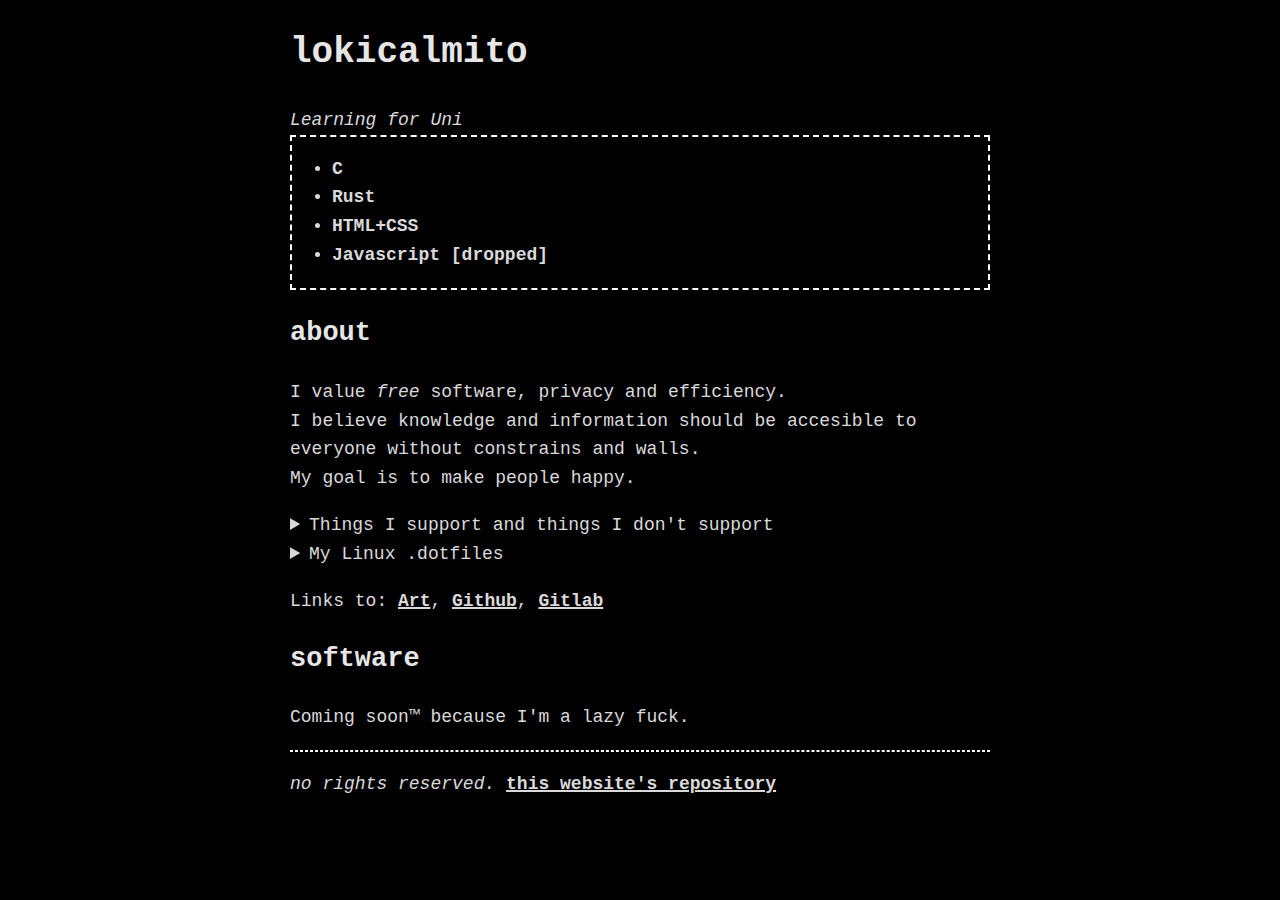
<file: index.html>
<!DOCTYPE html>
<html lang="en">
  <head>
    <meta name="author" content="Loki Calmito">
    <meta charset="UTF-8" />
    <meta http-equiv="X-UA-Compatible" content="IE=edge" />
    <meta name="viewport" content="width=device-width, initial-scale=1.0" />
    <link rel="stylesheet" href="style.css" />
    <title>lokicalmito</title>
  </head>
  <body>
    <header>
      <h1 class="title">lokicalmito</h1>
      <cite>Learning for Uni</cite>
      <div class="header-menu">
        <ul>
          <li><strong>C</strong></li>
          <li><strong>Rust</strong></li>
          <li><strong>HTML+CSS</strong></li>
          <li><strong>Javascript [dropped]</strong></li>
        </ul>
      </div>
    </header>

    <main>
      <article id="about">
        <h2>about</h2>
        <p>
          I value <i>free</i> software, privacy and efficiency.
          <br>
          I believe knowledge and information should be accesible to everyone without constrains and
          walls.
          <br>
          My goal is to make people happy.
        </p>

        <details>
          <summary>Things I support and things I don't support</summary>
          <h4>Things I support:</h4>
          <ul>
            <li>Mnmlism</li>
            <li>Right to Repair</li>
            <li>Free Software/Culture</li>
          </ul>

          <h4>Things I do not support:</h4>
          <ul>
            <li>Copyright</li>
            <li>Social media</li>
            <li>Coorporations</li>
            <li>Proprietary software</li>
            <li>The World Wide <s>Web</s> Bloat</li>
          </ul>
        </details>

        <details>
          <summary>My Linux .dotfiles</summary>
          <ul>
            <li>WM: i3-gaps</li>
            <li>OS: Fedora Linux</li>
            <li>Terminal: Simple Terminal</li>
            <li>Text Editors: DOOM Emacs, Neovim</li>
          </ul>
        </details>

        <p>
          Links to:
          <a href="./art.html">Art</a>,
          <a href="https://github.com/lokicalmito" target="_blank">Github</a>,
          <a href="https://gitlab.com/lokicalmito" target="_blank">Gitlab</a>
        </p>
      </article>

      <article id="software">
        <h2>software</h2>
        <p>Coming soon™ because I'm a lazy fuck.</p>
      </article>

      <!-- <ul>
           <h3>Return the Old Web</h3>
           <p>awesome websites I discovered on the Web:</p>
           <li><a href="https://motherfuckingwebsite.com/">Motherfucking Website</a> - a motherfucking website</li>
           <li><a href="http://www.projectrho.com/public_html/rocket/">Atomic Rockets [http]</a> - really useful for sci-fi writers</li>
           </ul> -->
    </main>

    <hr>

    <footer>
      <p>
        <i title="fun fact: there's not a single 'sus' in this document">no rights reserved.</i>
        <a href="https://github.com/lokicalmito/lokicalmito.github.io">this website's repository</a>
      </p>
    </footer>
  </body>
</html>
</file>
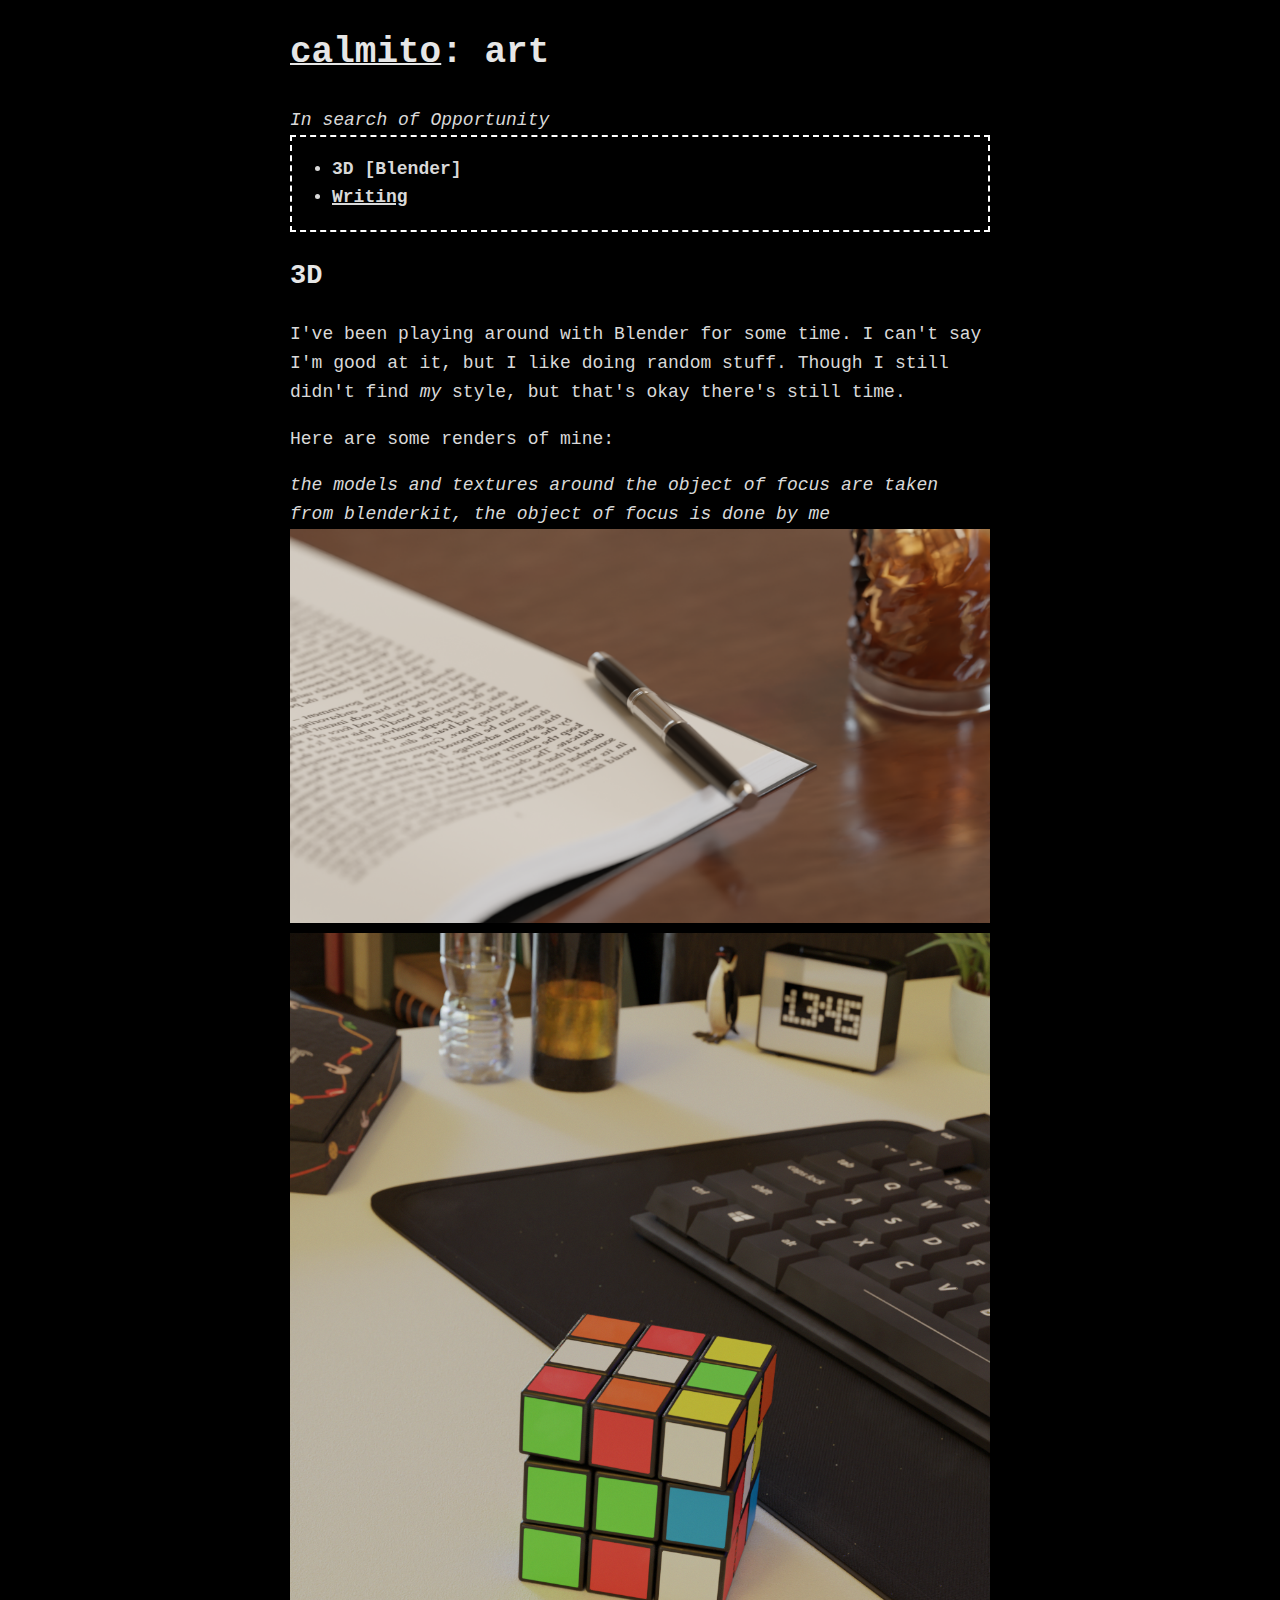
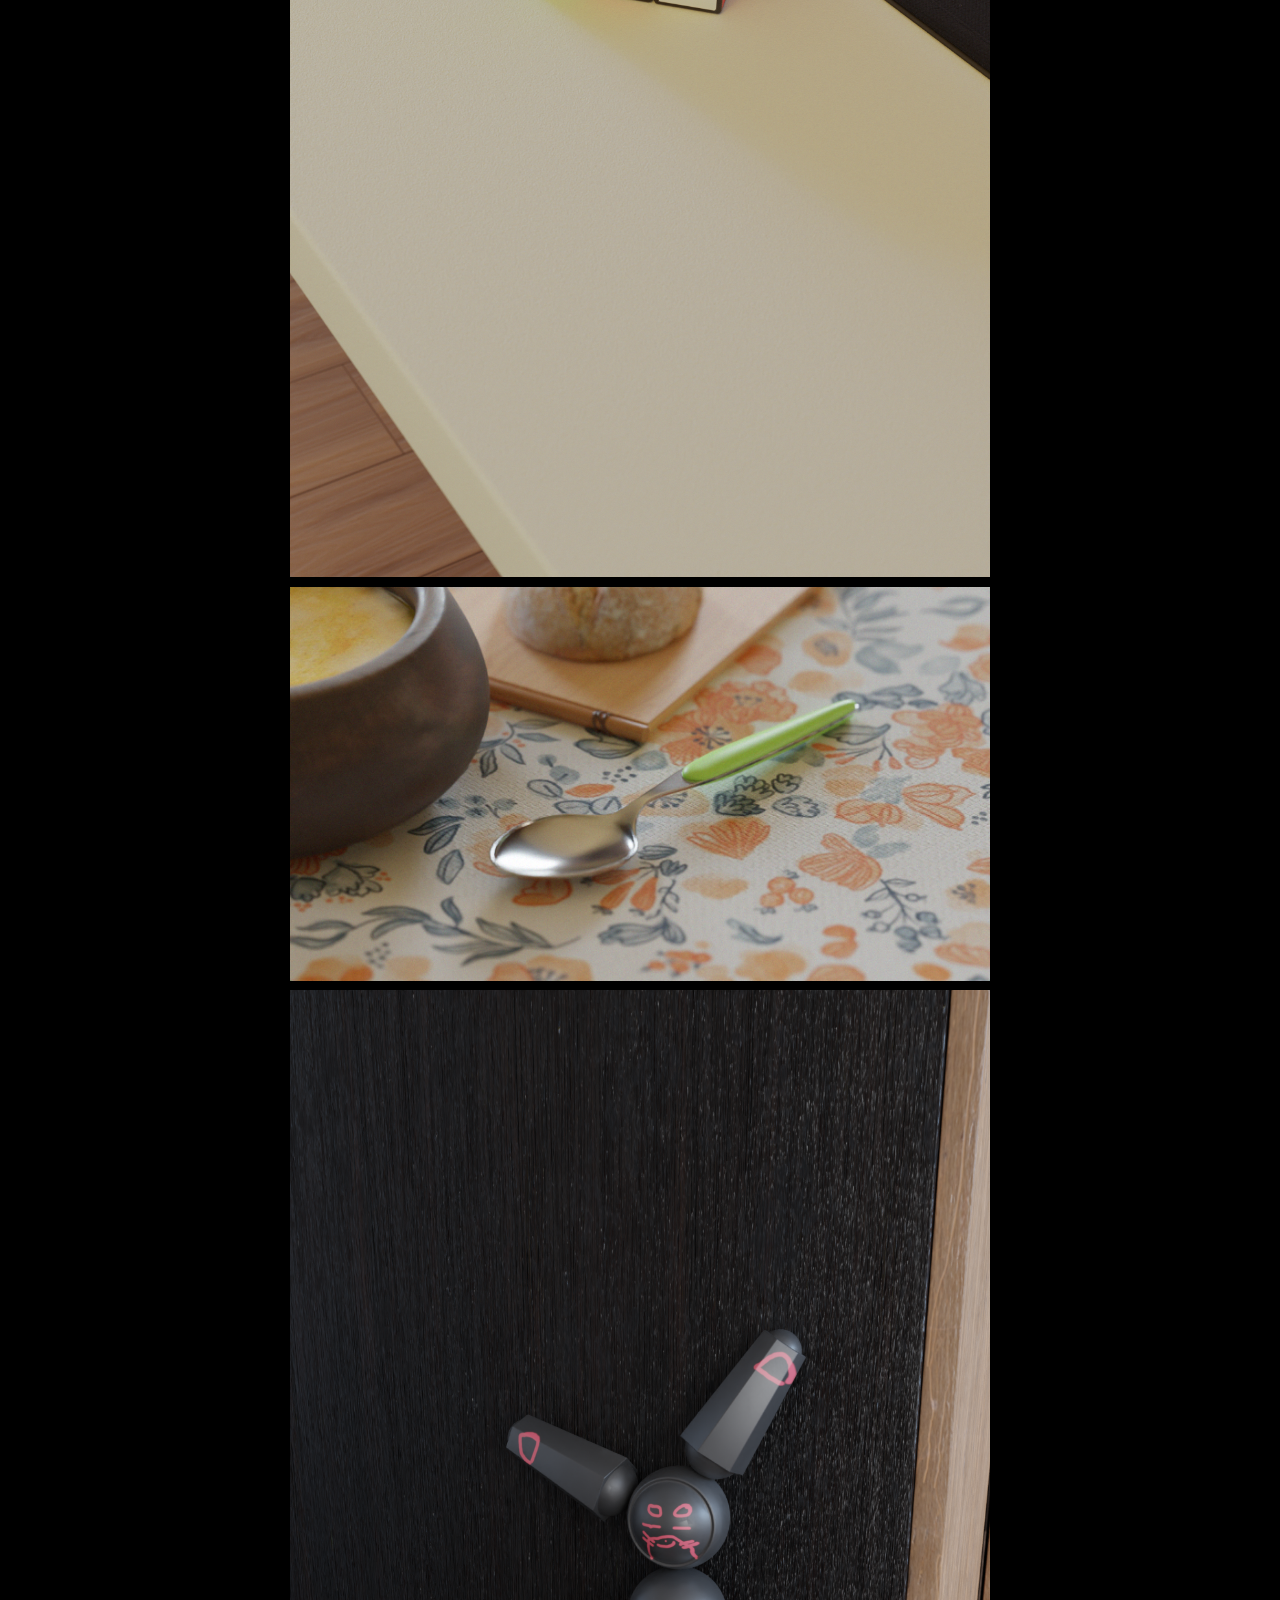
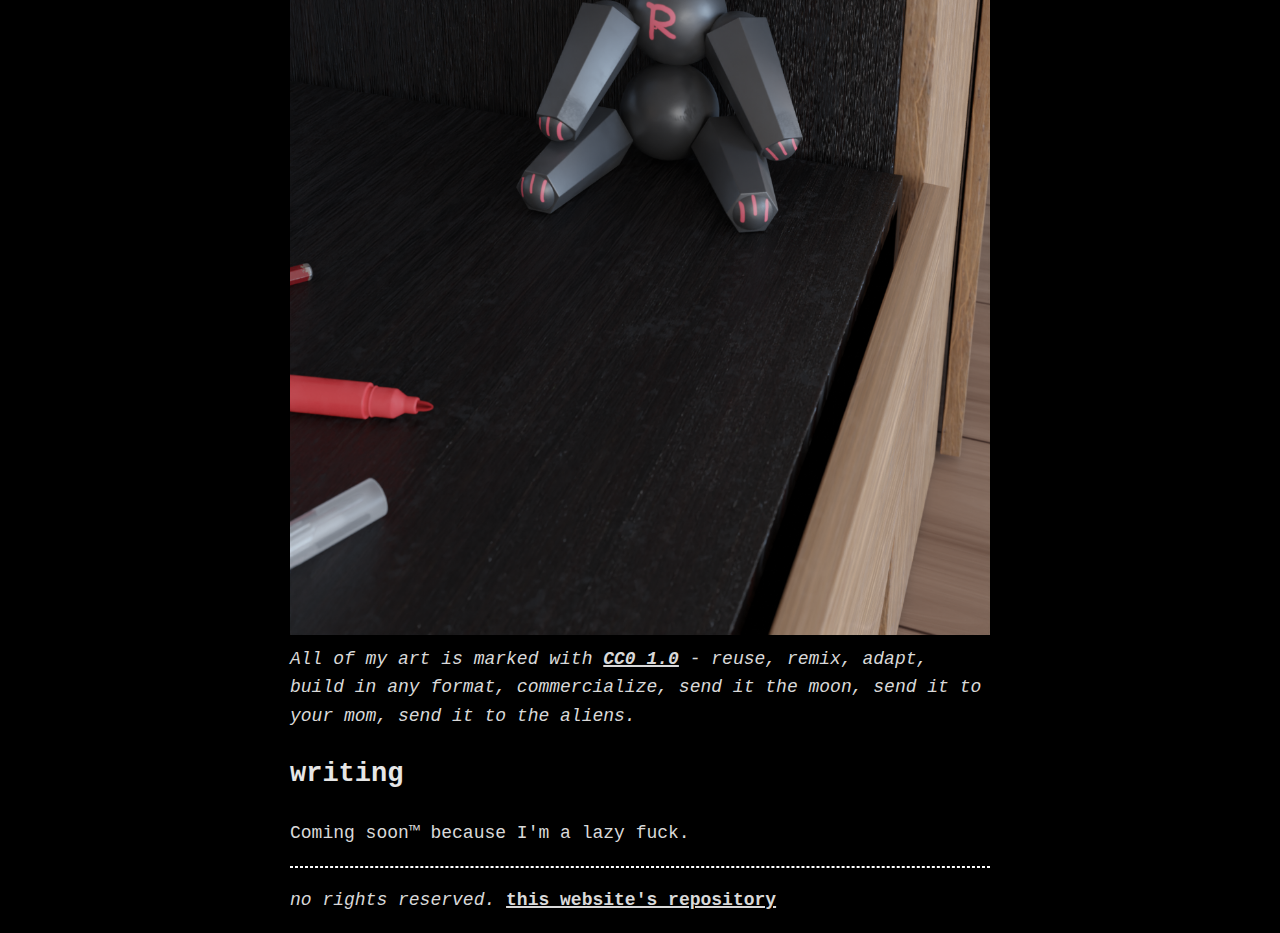
<file: art.html>
<!DOCTYPE html>
<html lang="en">
  <head>
    <meta charset="UTF-8" />
    <meta http-equiv="X-UA-Compatible" content="IE=edge" />
    <meta name="viewport" content="width=device-width, initial-scale=1.0" />
    <link rel="stylesheet" href="./style.css" />
    <title>calmito: art</title>
  </head>
  <body>
    <header>
      <h1 class="title"><a href="index.html">calmito</a>: art</h1>
      <cite>In search of Opportunity</cite>
      <div class="header-menu">
        <ul>
          <li><strong>3D [Blender]</strong></li>
          <li><a href="#writing"><strong>Writing</strong></a></li>
        </ul>
      </div>
    </header>

    <main>
      <article>
        <h2>3D</h2>
        <p>
          I've been playing around with Blender for some time. I can't say I'm
          good at it, but I like doing random stuff. Though I still didn't find
          <i>my</i> style, but that's okay there's still time.
        </p>
        <p>Here are some renders of mine:</p>
        <i>the models and textures around the object of focus are taken from blenderkit,
          the object of focus is done by me</i>
        <img src="./art/pen.png" alt="realistic_pen_render" />
        <img src="./art/rubik's_cube.png" alt="realistic_cube_render" />
        <img src="./art/spoon.png" alt="spoon" />
        <img src="./art/shitty.png" alt="shitty" />
        <i>All of my art is marked with
          <a href="https://creativecommons.org/share-your-work/public-domain/cc0/">CC0 1.0</a>
          - reuse, remix, adapt, build in any format, commercialize, send it the moon,
          send it to your mom, send it to the aliens.</i>
      </article>

      <article id="writing">
        <h2>writing</h2>
        <p>Coming soon™ because I'm a lazy fuck.</p>
      </article>
    </main>

    <hr>

    <footer>
      <p>
        <i title="fun fact: amogus">no rights reserved.</i>
        <a href="https://github.com/lokicalmito/lokicalmito.github.io">this website's repository</a>
      </p>
    </footer>
  </body>
</html>
</file>
<file: style.css>
body {
  background-color: hsl(0, 0%, 0%);
  color: hsl(0, 0%, 85%);
  font-family: Menlo, Consolas, Monaco, Liberation Mono, Lucida Console, monospace;
  font-size: 18px;
  line-height: 1.6;
  max-width: 700px;
  margin: auto;
}

h1, h2, h3, h4, h5, h6{
  color: hsl(0, 0%, 90%);
}

.header-menu{
  border: 2px dashed white;
}

hr{
  border: 1px dashed white;
}

a {
  color: currentColor;
  font-weight: bold;
  text-decoration-thickness: 2px;
}

details > summary{
  cursor: pointer;
}

img {
  width: 100%;
}
</file>
